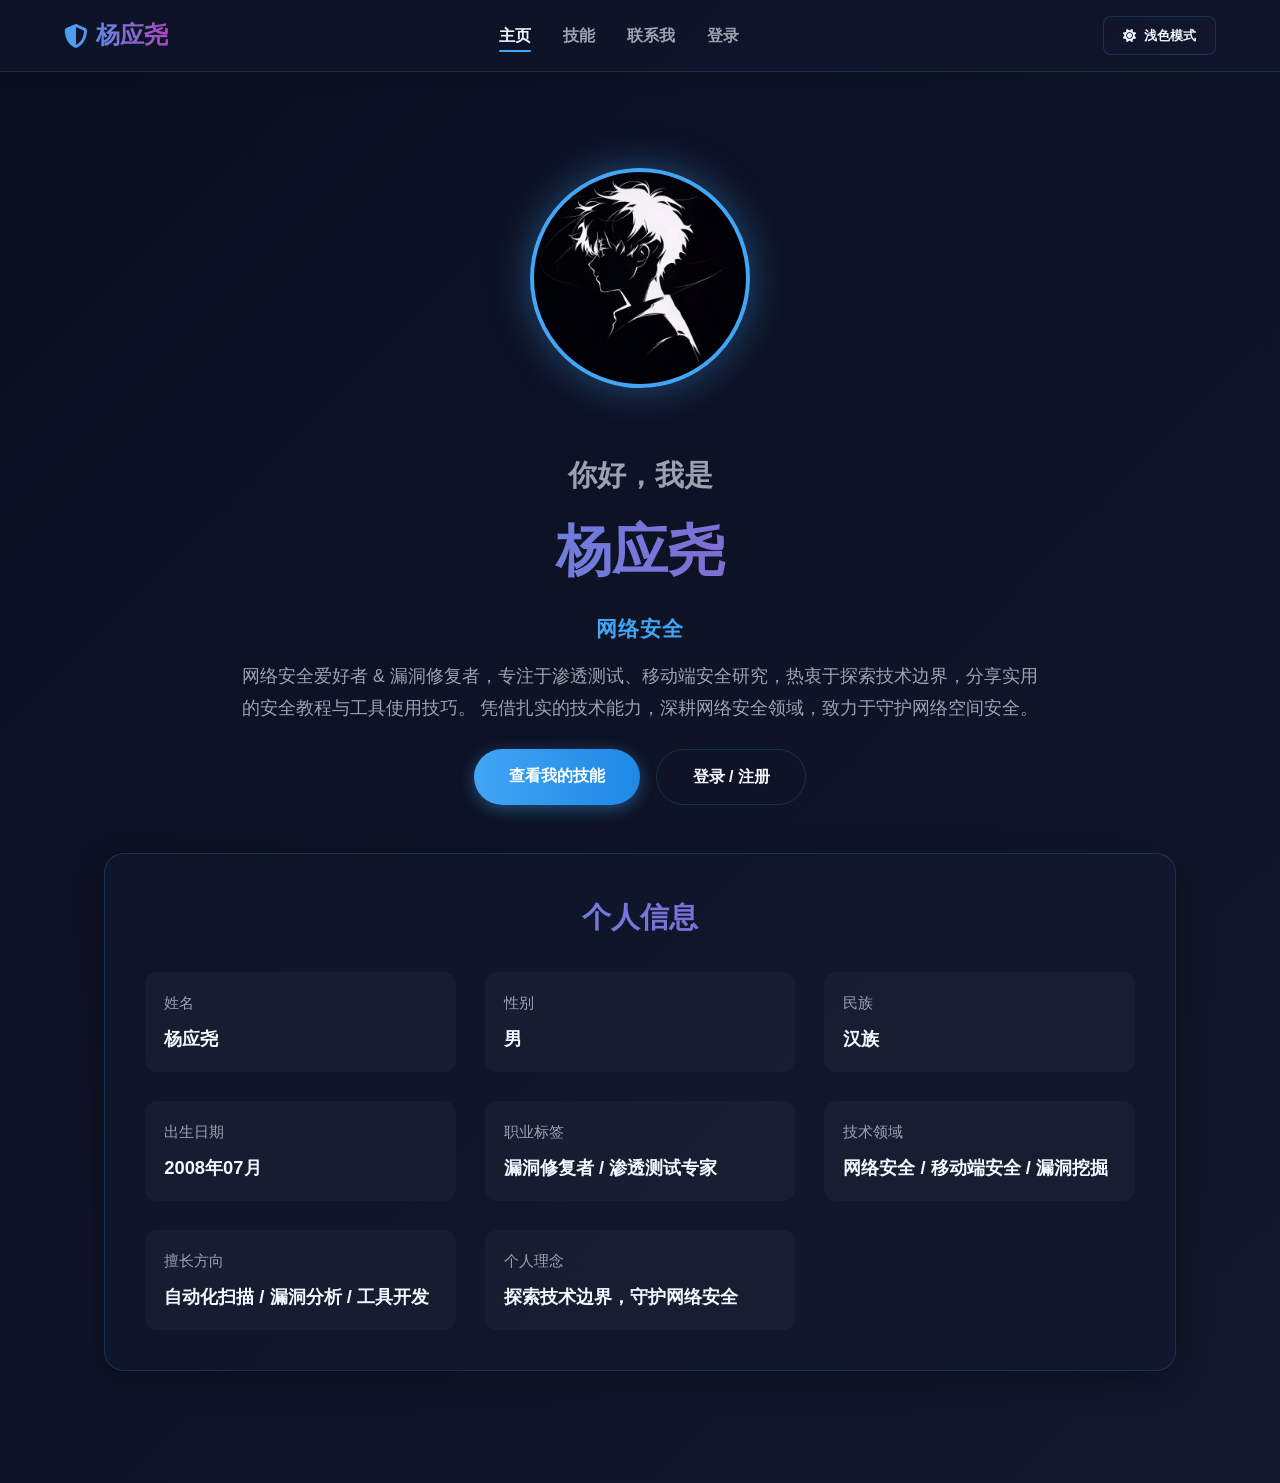
<file: index.html>
<!DOCTYPE html>
<html lang="zh-CN">
<head>
    <meta charset="UTF-8">
    <meta name="viewport" content="width=device-width, initial-scale=1.0">
    <meta name="description" content="杨应尧的个人网站 - 网络安全专家，专注于渗透测试、移动端安全研究和漏洞修复">
    <meta name="keywords" content="网络安全,渗透测试,漏洞修复,移动端安全,Python开发">
    <meta name="author" content="杨应尧">
    <meta name="theme-color" content="#0a0e1f">
    <link rel="icon" href="头像.jpg" type="image/jpeg">
    <link rel="canonical" href="https://yyy20080711-cloud.github.io/">
    
    <!-- Open Graph / 社交媒体分享 -->
    <meta property="og:title" content="杨应尧 | 网络安全专家">
    <meta property="og:description" content="网络安全爱好者 & 漏洞修复者，专注于渗透测试、移动端安全研究">
    <meta property="og:type" content="website">
    <meta property="og:url" content="https://yyy20080711-cloud.github.io/">
    <meta property="og:site_name" content="杨应尧">
    <meta property="og:locale" content="zh_CN">
    <meta property="og:image" content="https://yyy20080711-cloud.github.io/%E5%A4%B4%E5%83%8F.jpg">
    <meta name="twitter:card" content="summary">
    <meta name="twitter:title" content="杨应尧 | 网络安全专家">
    <meta name="twitter:description" content="网络安全爱好者 & 漏洞修复者，专注于渗透测试、移动端安全研究">
    <meta name="twitter:image" content="https://yyy20080711-cloud.github.io/%E5%A4%B4%E5%83%8F.jpg">
    
    <title>杨应尧 | 网络安全专家</title>
    
    <!-- 预加载关键资源 -->
    <link rel="preload" href="https://cdn.bootcdn.net/ajax/libs/font-awesome/6.4.0/css/all.min.css" as="style">
    <link rel="stylesheet" href="https://cdn.bootcdn.net/ajax/libs/font-awesome/6.4.0/css/all.min.css">
    <link rel="stylesheet" href="styles.css">
    
    <style>
        /* 主页专属样式 */
        .avatar-section {
            text-align: center;
            padding: 4rem 0 2rem;
            animation: slideUp 1s ease forwards;
            opacity: 0;
        }

        @keyframes slideUp {
            from { 
                transform: translateY(30px); 
                opacity: 0; 
            }
            to { 
                transform: translateY(0); 
                opacity: 1; 
            }
        }

        .avatar {
            width: 220px;
            height: 220px;
            border-radius: 50%;
            border: 4px solid var(--accent);
            box-shadow: 0 0 40px rgba(66, 165, 245, 0.4);
            background: url("头像.jpg") center/cover no-repeat;
            margin: 0 auto;
            transition: all 0.6s ease;
            animation: slowRotate 15s linear infinite;
        }

        .avatar:hover {
            transform: rotate(360deg) scale(1.05);
            box-shadow: 0 0 60px rgba(66, 165, 245, 0.6);
            animation-play-state: paused;
        }

        @keyframes slowRotate {
            from { transform: rotate(0deg); }
            to { transform: rotate(360deg); }
        }

        .profile-title {
            text-align: center;
            margin: 2rem 0;
            animation: slideUp 1s ease 0.2s forwards;
            opacity: 0;
        }

        .greeting {
            font-size: 1.8rem;
            color: var(--text-secondary);
            margin-bottom: 0.5rem;
        }

        .name {
            font-size: 3.5rem;
            font-weight: 800;
            background: var(--gradient-text);
            -webkit-background-clip: text;
            -webkit-text-fill-color: transparent;
            background-clip: text;
            margin-bottom: 1rem;
        }

        .typing-text {
            font-size: 1.3rem;
            color: var(--accent);
            height: 1.6rem;
            font-weight: 600;
            letter-spacing: 1px;
        }

        .bio {
            font-size: 1.1rem;
            color: var(--text-secondary);
            max-width: 800px;
            margin: 1.5rem auto;
            line-height: 1.8;
        }

        .btn {
            display: inline-block;
            padding: 0.9rem 2.2rem;
            background: linear-gradient(90deg, var(--accent), var(--accent-dark));
            color: white;
            text-decoration: none;
            border-radius: 30px;
            font-weight: 600;
            font-size: 1rem;
            box-shadow: 0 4px 16px rgba(66, 165, 245, 0.4);
            transition: all 0.3s ease;
            position: relative;
            overflow: hidden;
        }

        .btn::before {
            content: "";
            position: absolute;
            top: 0;
            left: -100%;
            width: 100%;
            height: 100%;
            background: linear-gradient(90deg, transparent, rgba(255, 255, 255, 0.2), transparent);
            animation: btnShine 2s infinite;
        }

        @keyframes btnShine {
            to { left: 100%; }
        }

        .btn:hover {
            transform: translateY(-3px);
            box-shadow: 0 6px 20px rgba(66, 165, 245, 0.6);
        }

        .btn:focus {
            outline: 2px solid var(--accent-light);
            outline-offset: 2px;
        }

        .profile-actions {
            display: flex;
            justify-content: center;
            gap: 1rem;
            flex-wrap: wrap;
            margin-top: 0.5rem;
        }

        .btn-ghost {
            background: transparent;
            color: var(--text-primary);
            border: 1px solid var(--card-border);
            box-shadow: none;
        }

        .btn-ghost::before {
            display: none;
        }

        .btn-ghost:hover {
            border-color: var(--accent);
            box-shadow: 0 4px 16px rgba(66, 165, 245, 0.25);
        }

        .info-card {
            background: var(--card-bg);
            border: 1px solid var(--card-border);
            border-radius: 20px;
            padding: 2.5rem;
            margin: 3rem 0;
            box-shadow: var(--shadow);
            backdrop-filter: blur(12px);
            animation: slideUp 1s ease 0.4s forwards;
            opacity: 0;
        }

        .info-title {
            font-size: 1.8rem;
            text-align: center;
            margin-bottom: 2rem;
            background: var(--gradient-text);
            -webkit-background-clip: text;
            -webkit-text-fill-color: transparent;
            background-clip: text;
        }

        .info-grid {
            display: grid;
            grid-template-columns: repeat(auto-fit, minmax(280px, 1fr));
            gap: 1.8rem;
        }

        .info-item {
            display: flex;
            flex-direction: column;
            gap: 0.5rem;
            padding: 1.2rem;
            background: rgba(255, 255, 255, 0.03);
            border-radius: 12px;
            transition: all 0.3s ease;
        }

        .light-mode .info-item {
            background: rgba(255, 255, 255, 0.6);
            border: 1px solid rgba(30, 136, 229, 0.1);
        }

        .info-item:hover {
            transform: translateY(-5px);
            box-shadow: 0 4px 12px rgba(0, 0, 0, 0.15);
            background: rgba(255, 255, 255, 0.06);
        }

        .light-mode .info-item:hover {
            box-shadow: 0 4px 12px rgba(0, 0, 0, 0.08);
            background: rgba(30, 136, 229, 0.05);
        }

        .info-label {
            font-size: 0.95rem;
            color: var(--text-secondary);
            font-weight: 500;
        }

        .info-value {
            font-size: 1.15rem;
            color: var(--text-primary);
            font-weight: 600;
        }

        @media (max-width: 768px) {
            .name {
                font-size: 2.5rem;
            }
            .typing-text {
                font-size: 1.1rem;
            }
            .avatar {
                width: 180px;
                height: 180px;
            }
            .info-card {
                padding: 1.8rem;
            }
        }

        @media (max-width: 480px) {
            .name {
                font-size: 2rem;
            }
            .bio {
                font-size: 1rem;
                padding: 0 1rem;
            }
            .info-grid {
                grid-template-columns: 1fr;
            }
        }
    </style>
</head>
<body class="page-loading">
    <nav class="navbar" role="navigation" aria-label="主导航">
        <div class="logo">
            <i class="fas fa-shield-halved" aria-hidden="true"></i>
            <span>杨应尧</span>
        </div>
        <div class="nav-links">
            <a href="index.html" class="nav-link active" aria-current="page">主页</a>
            <a href="skills.html" class="nav-link">技能</a>
            <a href="contact.html" class="nav-link">联系我</a>
            <a href="auth.html" class="nav-link" id="authNavLink">登录</a>
            <div class="nav-auth" id="navAuth"></div>
        </div>
        <button class="mode-toggle" id="modeToggle" aria-label="切换主题模式">
            <i class="fas fa-sun" aria-hidden="true"></i>
            <span class="mode-text">浅色模式</span>
        </button>
    </nav>

    <button class="back-to-top" id="backToTop" aria-label="回到顶部">
        <i class="fas fa-arrow-up" aria-hidden="true"></i>
    </button>

    <main class="container">
        <section class="avatar-section" aria-label="个人头像">
            <div class="avatar" role="img" aria-label="杨应尧的头像"></div>
        </section>

        <section class="profile-title" aria-label="个人介绍">
            <h1 class="greeting">你好，我是</h1>
            <h2 class="name">杨应尧</h2>
            <div class="typing-text" id="typing" aria-live="polite"></div>
            <p class="bio">
                网络安全爱好者 & 漏洞修复者，专注于渗透测试、移动端安全研究，热衷于探索技术边界，分享实用的安全教程与工具使用技巧。
                凭借扎实的技术能力，深耕网络安全领域，致力于守护网络空间安全。
            </p>
            <div class="profile-actions">
                <a href="skills.html" class="btn">查看我的技能</a>
                <a href="auth.html" class="btn btn-ghost">登录 / 注册</a>
            </div>
        </section>

        <section class="info-card" aria-label="个人信息">
            <h3 class="info-title">个人信息</h3>
            <div class="info-grid">
                <div class="info-item">
                    <span class="info-label">姓名</span>
                    <span class="info-value">杨应尧</span>
                </div>
                <div class="info-item">
                    <span class="info-label">性别</span>
                    <span class="info-value">男</span>
                </div>
                <div class="info-item">
                    <span class="info-label">民族</span>
                    <span class="info-value">汉族</span>
                </div>
                <div class="info-item">
                    <span class="info-label">出生日期</span>
                    <span class="info-value">2008年07月</span>
                </div>
                <div class="info-item">
                    <span class="info-label">职业标签</span>
                    <span class="info-value">漏洞修复者 / 渗透测试专家</span>
                </div>
                <div class="info-item">
                    <span class="info-label">技术领域</span>
                    <span class="info-value">网络安全 / 移动端安全 / 漏洞挖掘</span>
                </div>
                <div class="info-item">
                    <span class="info-label">擅长方向</span>
                    <span class="info-value">自动化扫描 / 漏洞分析 / 工具开发</span>
                </div>
                <div class="info-item">
                    <span class="info-label">个人理念</span>
                    <span class="info-value">探索技术边界，守护网络安全</span>
                </div>
            </div>
        </section>
    </main>

    <script src="auth.js"></script>
    <script src="scripts.js"></script>
    <script>
        // 打字机效果
        (function() {
            'use strict';
            
            const typingElement = document.getElementById('typing');
            if (!typingElement) return;

            const phrases = [
                "网络安全爱好者 & 漏洞修复者",
                "渗透测试专家 & 移动端安全研究员",
                "Python安全工具开发者",
                "探索技术边界的极客"
            ];
            
            let phraseIndex = 0;
            let charIndex = 0;
            let isDeleting = false;
            let typingSpeed = 120;
            const deletingSpeed = 60;

            function type() {
                const currentPhrase = phrases[phraseIndex];
                
                if (isDeleting) {
                    typingElement.textContent = currentPhrase.substring(0, charIndex - 1);
                    charIndex--;
                    typingSpeed = deletingSpeed;
                } else {
                    typingElement.textContent = currentPhrase.substring(0, charIndex + 1);
                    charIndex++;
                    typingSpeed = 120;
                }

                if (!isDeleting && charIndex === currentPhrase.length) {
                    typingSpeed = 2000;
                    setTimeout(() => { isDeleting = true; }, 2000);
                } else if (isDeleting && charIndex === 0) {
                    isDeleting = false;
                    phraseIndex = (phraseIndex + 1) % phrases.length;
                    typingSpeed = 500;
                }

                setTimeout(type, typingSpeed);
            }

            setTimeout(type, 1000);
        })();
    </script>
</body>
</html>
</file>
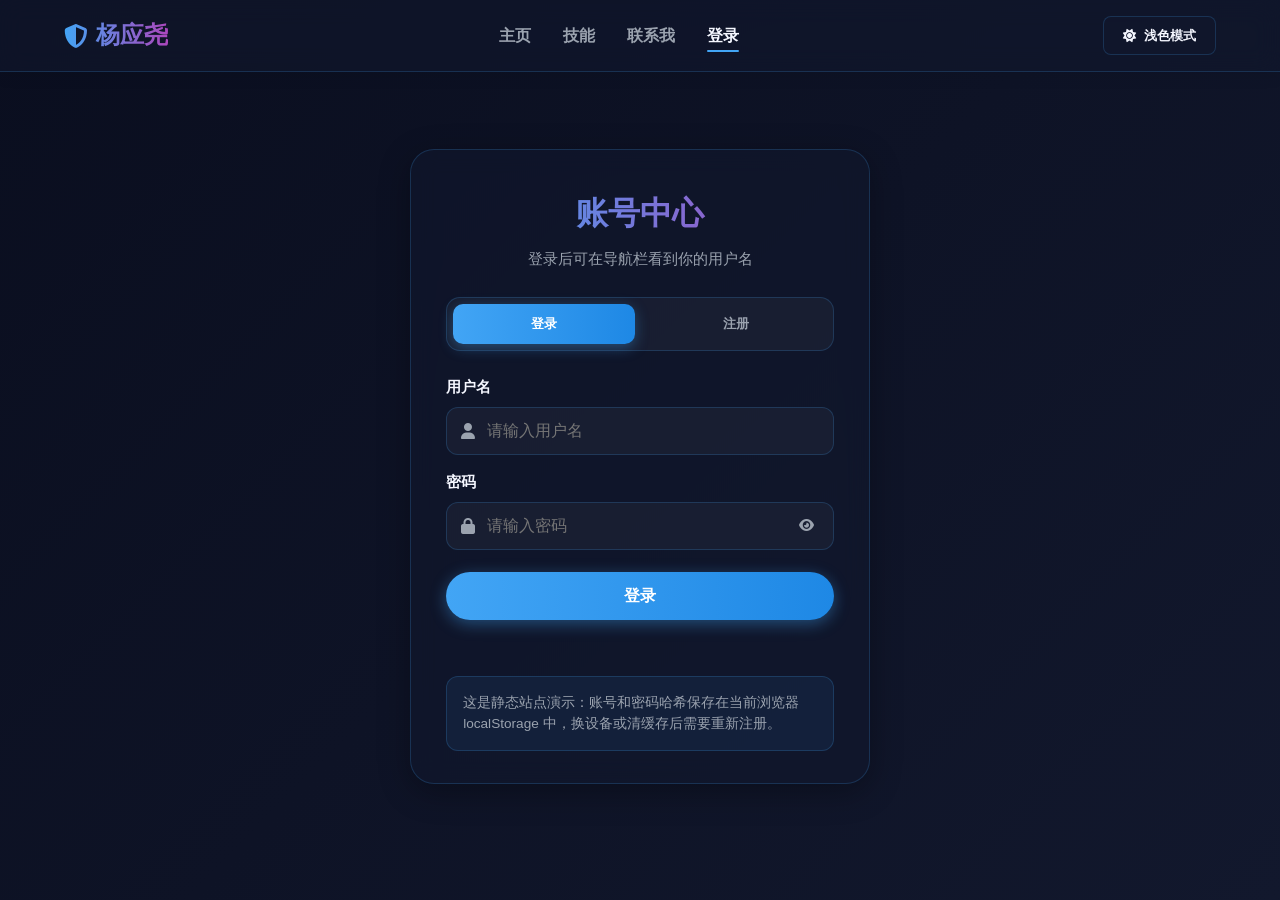
<file: auth.html>
<!DOCTYPE html>
<html lang="zh-CN">
<head>
    <meta charset="UTF-8">
    <meta name="viewport" content="width=device-width, initial-scale=1.0">
    <meta name="description" content="登录或注册杨应尧个人网站账号，账号数据保存在本机浏览器中">
    <meta name="keywords" content="登录,注册,网络安全">
    <meta name="author" content="杨应尧">
    <meta name="theme-color" content="#0a0e1f">
    <link rel="icon" href="头像.jpg" type="image/jpeg">
    <link rel="canonical" href="https://yyy20080711-cloud.github.io/auth.html">

    <meta property="og:title" content="登录注册 | 杨应尧">
    <meta property="og:description" content="登录或注册账号，体验静态站点本地鉴权">
    <meta property="og:type" content="website">
    <meta property="og:url" content="https://yyy20080711-cloud.github.io/auth.html">
    <meta property="og:site_name" content="杨应尧">
    <meta property="og:locale" content="zh_CN">
    <meta property="og:image" content="https://yyy20080711-cloud.github.io/%E5%A4%B4%E5%83%8F.jpg">
    <meta name="twitter:card" content="summary">
    <meta name="twitter:title" content="登录注册 | 杨应尧">
    <meta name="twitter:description" content="登录或注册账号，体验静态站点本地鉴权">
    <meta name="twitter:image" content="https://yyy20080711-cloud.github.io/%E5%A4%B4%E5%83%8F.jpg">

    <title>登录注册 | 杨应尧</title>

    <link rel="preload" href="https://cdn.bootcdn.net/ajax/libs/font-awesome/6.4.0/css/all.min.css" as="style">
    <link rel="stylesheet" href="https://cdn.bootcdn.net/ajax/libs/font-awesome/6.4.0/css/all.min.css">
    <link rel="stylesheet" href="styles.css">

    <style>
        .auth-page {
            min-height: calc(100vh - 80px);
            display: flex;
            align-items: center;
            justify-content: center;
        }

        .auth-card {
            width: 100%;
            max-width: 460px;
            background: var(--card-bg);
            border: 1px solid var(--card-border);
            border-radius: 24px;
            padding: 2.4rem 2.2rem 2rem;
            box-shadow: var(--shadow);
            backdrop-filter: blur(12px);
            animation: popIn 0.8s ease forwards;
        }

        @keyframes popIn {
            from { transform: translateY(16px); opacity: 0; }
            to { transform: translateY(0); opacity: 1; }
        }

        .auth-title {
            text-align: center;
            font-size: 2rem;
            margin-bottom: 0.5rem;
            background: var(--gradient-text);
            -webkit-background-clip: text;
            -webkit-text-fill-color: transparent;
            background-clip: text;
        }

        .auth-subtitle {
            text-align: center;
            color: var(--text-secondary);
            font-size: 0.95rem;
            margin-bottom: 1.6rem;
            line-height: 1.6;
        }

        .auth-tabs {
            display: grid;
            grid-template-columns: 1fr 1fr;
            gap: 0.6rem;
            background: rgba(255, 255, 255, 0.04);
            border: 1px solid var(--card-border);
            border-radius: 14px;
            padding: 0.35rem;
            margin-bottom: 1.6rem;
        }

        .light-mode .auth-tabs {
            background: rgba(30, 136, 229, 0.06);
        }

        .auth-tab {
            border: none;
            background: transparent;
            color: var(--text-secondary);
            padding: 0.7rem 0;
            border-radius: 10px;
            font-weight: 700;
            cursor: pointer;
            transition: all 0.25s ease;
        }

        .auth-tab.active {
            background: linear-gradient(90deg, var(--accent), var(--accent-dark));
            color: #fff;
            box-shadow: 0 4px 14px rgba(66, 165, 245, 0.35);
        }

        .auth-form {
            display: none;
        }

        .auth-form.active {
            display: block;
        }

        .form-group {
            margin-bottom: 1rem;
        }

        .form-group label {
            display: block;
            margin-bottom: 0.45rem;
            font-weight: 600;
            font-size: 0.92rem;
        }

        .input-wrap {
            position: relative;
        }

        .input-wrap i.prefix {
            position: absolute;
            left: 0.9rem;
            top: 50%;
            transform: translateY(-50%);
            color: var(--text-secondary);
        }

        .form-group input {
            width: 100%;
            height: 48px;
            border-radius: 12px;
            border: 1px solid var(--card-border);
            background: rgba(255, 255, 255, 0.04);
            color: var(--text-primary);
            padding: 0 2.6rem 0 2.5rem;
            font-size: 1rem;
            outline: none;
            transition: border-color 0.2s ease, box-shadow 0.2s ease;
        }

        .light-mode .form-group input {
            background: rgba(255, 255, 255, 0.9);
        }

        .form-group input:focus {
            border-color: var(--accent);
            box-shadow: 0 0 0 3px rgba(66, 165, 245, 0.18);
        }

        .toggle-pass {
            position: absolute;
            right: 0.7rem;
            top: 50%;
            transform: translateY(-50%);
            border: none;
            background: transparent;
            color: var(--text-secondary);
            cursor: pointer;
            width: 32px;
            height: 32px;
        }

        .auth-submit {
            width: 100%;
            margin-top: 0.4rem;
            height: 48px;
            border: none;
            border-radius: 30px;
            background: linear-gradient(90deg, var(--accent), var(--accent-dark));
            color: #fff;
            font-weight: 700;
            font-size: 1rem;
            cursor: pointer;
            box-shadow: 0 4px 16px rgba(66, 165, 245, 0.4);
            transition: transform 0.2s ease, box-shadow 0.2s ease;
        }

        .auth-submit:hover {
            transform: translateY(-2px);
            box-shadow: 0 6px 20px rgba(66, 165, 245, 0.55);
        }

        .auth-submit:disabled {
            opacity: 0.7;
            cursor: wait;
            transform: none;
        }

        .auth-msg {
            min-height: 1.4rem;
            margin-top: 0.9rem;
            text-align: center;
            font-size: 0.92rem;
            font-weight: 600;
        }

        .auth-msg.error { color: #ef5350; }
        .auth-msg.success { color: #66bb6a; }

        .auth-note {
            margin-top: 1.2rem;
            padding: 0.9rem 1rem;
            border-radius: 12px;
            background: rgba(66, 165, 245, 0.08);
            border: 1px solid var(--card-border);
            color: var(--text-secondary);
            font-size: 0.85rem;
            line-height: 1.6;
        }

        .logged-panel {
            text-align: center;
            display: none;
        }

        .logged-panel.active {
            display: block;
        }

        .logged-avatar {
            width: 84px;
            height: 84px;
            margin: 0 auto 1rem;
            border-radius: 50%;
            border: 3px solid var(--accent);
            background: url("头像.jpg") center/cover no-repeat;
            box-shadow: 0 0 24px rgba(66, 165, 245, 0.35);
        }

        .logged-name {
            font-size: 1.4rem;
            font-weight: 800;
            margin-bottom: 0.4rem;
        }

        .logged-actions {
            display: flex;
            gap: 0.8rem;
            margin-top: 1.4rem;
        }

        .logged-actions a,
        .logged-actions button {
            flex: 1;
            height: 44px;
            border-radius: 12px;
            font-weight: 700;
            cursor: pointer;
            text-decoration: none;
            display: flex;
            align-items: center;
            justify-content: center;
        }

        .logged-actions a {
            background: linear-gradient(90deg, var(--accent), var(--accent-dark));
            color: #fff;
        }

        .logged-actions button {
            border: 1px solid var(--card-border);
            background: transparent;
            color: var(--text-primary);
        }

        @media (max-width: 480px) {
            .auth-card {
                padding: 1.6rem 1.2rem;
            }
            .auth-title {
                font-size: 1.6rem;
            }
        }
    </style>
</head>
<body class="page-loading" data-page="auth">
    <nav class="navbar" role="navigation" aria-label="主导航">
        <div class="logo">
            <i class="fas fa-shield-halved" aria-hidden="true"></i>
            <span>杨应尧</span>
        </div>
        <div class="nav-links">
            <a href="index.html" class="nav-link">主页</a>
            <a href="skills.html" class="nav-link">技能</a>
            <a href="contact.html" class="nav-link">联系我</a>
            <a href="auth.html" class="nav-link active" id="authNavLink" aria-current="page">登录</a>
            <div class="nav-auth" id="navAuth"></div>
        </div>
        <button class="mode-toggle" id="modeToggle" aria-label="切换主题模式">
            <i class="fas fa-sun" aria-hidden="true"></i>
            <span class="mode-text">浅色模式</span>
        </button>
    </nav>

    <button class="back-to-top" id="backToTop" aria-label="回到顶部">
        <i class="fas fa-arrow-up" aria-hidden="true"></i>
    </button>

    <main class="container auth-page">
        <section class="auth-card" aria-label="登录注册">
            <div id="guestPanel">
                <h1 class="auth-title">账号中心</h1>
                <p class="auth-subtitle">登录后可在导航栏看到你的用户名</p>

                <div class="auth-tabs" role="tablist">
                    <button type="button" class="auth-tab active" id="tabLogin" role="tab" aria-selected="true">登录</button>
                    <button type="button" class="auth-tab" id="tabRegister" role="tab" aria-selected="false">注册</button>
                </div>

                <form class="auth-form active" id="loginForm" autocomplete="on">
                    <div class="form-group">
                        <label for="loginUsername">用户名</label>
                        <div class="input-wrap">
                            <i class="fas fa-user prefix" aria-hidden="true"></i>
                            <input id="loginUsername" name="username" type="text" maxlength="20" required placeholder="请输入用户名">
                        </div>
                    </div>
                    <div class="form-group">
                        <label for="loginPassword">密码</label>
                        <div class="input-wrap">
                            <i class="fas fa-lock prefix" aria-hidden="true"></i>
                            <input id="loginPassword" name="password" type="password" maxlength="64" required placeholder="请输入密码">
                            <button type="button" class="toggle-pass" data-target="loginPassword" aria-label="显示密码">
                                <i class="fas fa-eye" aria-hidden="true"></i>
                            </button>
                        </div>
                    </div>
                    <button type="submit" class="auth-submit" id="loginBtn">登录</button>
                </form>

                <form class="auth-form" id="registerForm" autocomplete="on">
                    <div class="form-group">
                        <label for="regUsername">用户名</label>
                        <div class="input-wrap">
                            <i class="fas fa-user prefix" aria-hidden="true"></i>
                            <input id="regUsername" name="username" type="text" maxlength="20" required placeholder="3-20 个字符">
                        </div>
                    </div>
                    <div class="form-group">
                        <label for="regPassword">密码</label>
                        <div class="input-wrap">
                            <i class="fas fa-lock prefix" aria-hidden="true"></i>
                            <input id="regPassword" name="password" type="password" maxlength="64" required placeholder="至少 6 位">
                            <button type="button" class="toggle-pass" data-target="regPassword" aria-label="显示密码">
                                <i class="fas fa-eye" aria-hidden="true"></i>
                            </button>
                        </div>
                    </div>
                    <div class="form-group">
                        <label for="regConfirm">确认密码</label>
                        <div class="input-wrap">
                            <i class="fas fa-shield-halved prefix" aria-hidden="true"></i>
                            <input id="regConfirm" name="confirm" type="password" maxlength="64" required placeholder="再次输入密码">
                            <button type="button" class="toggle-pass" data-target="regConfirm" aria-label="显示密码">
                                <i class="fas fa-eye" aria-hidden="true"></i>
                            </button>
                        </div>
                    </div>
                    <button type="submit" class="auth-submit" id="registerBtn">注册并登录</button>
                </form>

                <p class="auth-msg" id="authMsg" role="status"></p>
                <p class="auth-note">这是静态站点演示：账号和密码哈希保存在当前浏览器 localStorage 中，换设备或清缓存后需要重新注册。</p>
            </div>

            <div class="logged-panel" id="loggedPanel">
                <div class="logged-avatar" role="img" aria-label="已登录头像"></div>
                <h1 class="auth-title">欢迎回来</h1>
                <p class="logged-name" id="loggedName"></p>
                <p class="auth-subtitle">你已登录，可以返回主页继续浏览</p>
                <div class="logged-actions">
                    <a href="index.html">返回主页</a>
                    <button type="button" id="pageLogoutBtn">退出登录</button>
                </div>
            </div>
        </section>
    </main>

    <script src="auth.js"></script>
    <script src="scripts.js"></script>
    <script>
        (function () {
            var tabLogin = document.getElementById('tabLogin');
            var tabRegister = document.getElementById('tabRegister');
            var loginForm = document.getElementById('loginForm');
            var registerForm = document.getElementById('registerForm');
            var msg = document.getElementById('authMsg');
            var guestPanel = document.getElementById('guestPanel');
            var loggedPanel = document.getElementById('loggedPanel');

            function showMsg(text, type) {
                msg.textContent = text || '';
                msg.className = 'auth-msg' + (type ? ' ' + type : '');
            }

            function switchTab(mode) {
                var isLogin = mode === 'login';
                tabLogin.classList.toggle('active', isLogin);
                tabRegister.classList.toggle('active', !isLogin);
                tabLogin.setAttribute('aria-selected', String(isLogin));
                tabRegister.setAttribute('aria-selected', String(!isLogin));
                loginForm.classList.toggle('active', isLogin);
                registerForm.classList.toggle('active', !isLogin);
                showMsg('', '');
            }

            function renderPage() {
                var session = window.SiteAuth.getSession();
                if (session && session.username) {
                    guestPanel.style.display = 'none';
                    loggedPanel.classList.add('active');
                    document.getElementById('loggedName').textContent = session.username;
                } else {
                    guestPanel.style.display = 'block';
                    loggedPanel.classList.remove('active');
                }
            }

            tabLogin.addEventListener('click', function () { switchTab('login'); });
            tabRegister.addEventListener('click', function () { switchTab('register'); });

            document.querySelectorAll('.toggle-pass').forEach(function (btn) {
                btn.addEventListener('click', function () {
                    var input = document.getElementById(btn.getAttribute('data-target'));
                    if (!input) return;
                    var hidden = input.type === 'password';
                    input.type = hidden ? 'text' : 'password';
                    btn.querySelector('i').className = hidden ? 'fas fa-eye-slash' : 'fas fa-eye';
                });
            });

            loginForm.addEventListener('submit', function (e) {
                e.preventDefault();
                var btn = document.getElementById('loginBtn');
                btn.disabled = true;
                window.SiteAuth.login(
                    document.getElementById('loginUsername').value.trim(),
                    document.getElementById('loginPassword').value
                ).then(function (res) {
                    showMsg(res.message, res.ok ? 'success' : 'error');
                    if (res.ok) {
                        window.SiteAuth.renderNav();
                        setTimeout(function () { window.location.href = 'index.html'; }, 600);
                    }
                }).finally(function () {
                    btn.disabled = false;
                });
            });

            registerForm.addEventListener('submit', function (e) {
                e.preventDefault();
                var btn = document.getElementById('registerBtn');
                btn.disabled = true;
                window.SiteAuth.register(
                    document.getElementById('regUsername').value.trim(),
                    document.getElementById('regPassword').value,
                    document.getElementById('regConfirm').value
                ).then(function (res) {
                    showMsg(res.message, res.ok ? 'success' : 'error');
                    if (res.ok) {
                        window.SiteAuth.renderNav();
                        setTimeout(function () { window.location.href = 'index.html'; }, 700);
                    }
                }).finally(function () {
                    btn.disabled = false;
                });
            });

            document.getElementById('pageLogoutBtn').addEventListener('click', function () {
                window.SiteAuth.logout();
                window.SiteAuth.renderNav();
                renderPage();
                showMsg('已退出登录', 'success');
            });

            renderPage();
        })();
    </script>
</body>
</html>
</file>
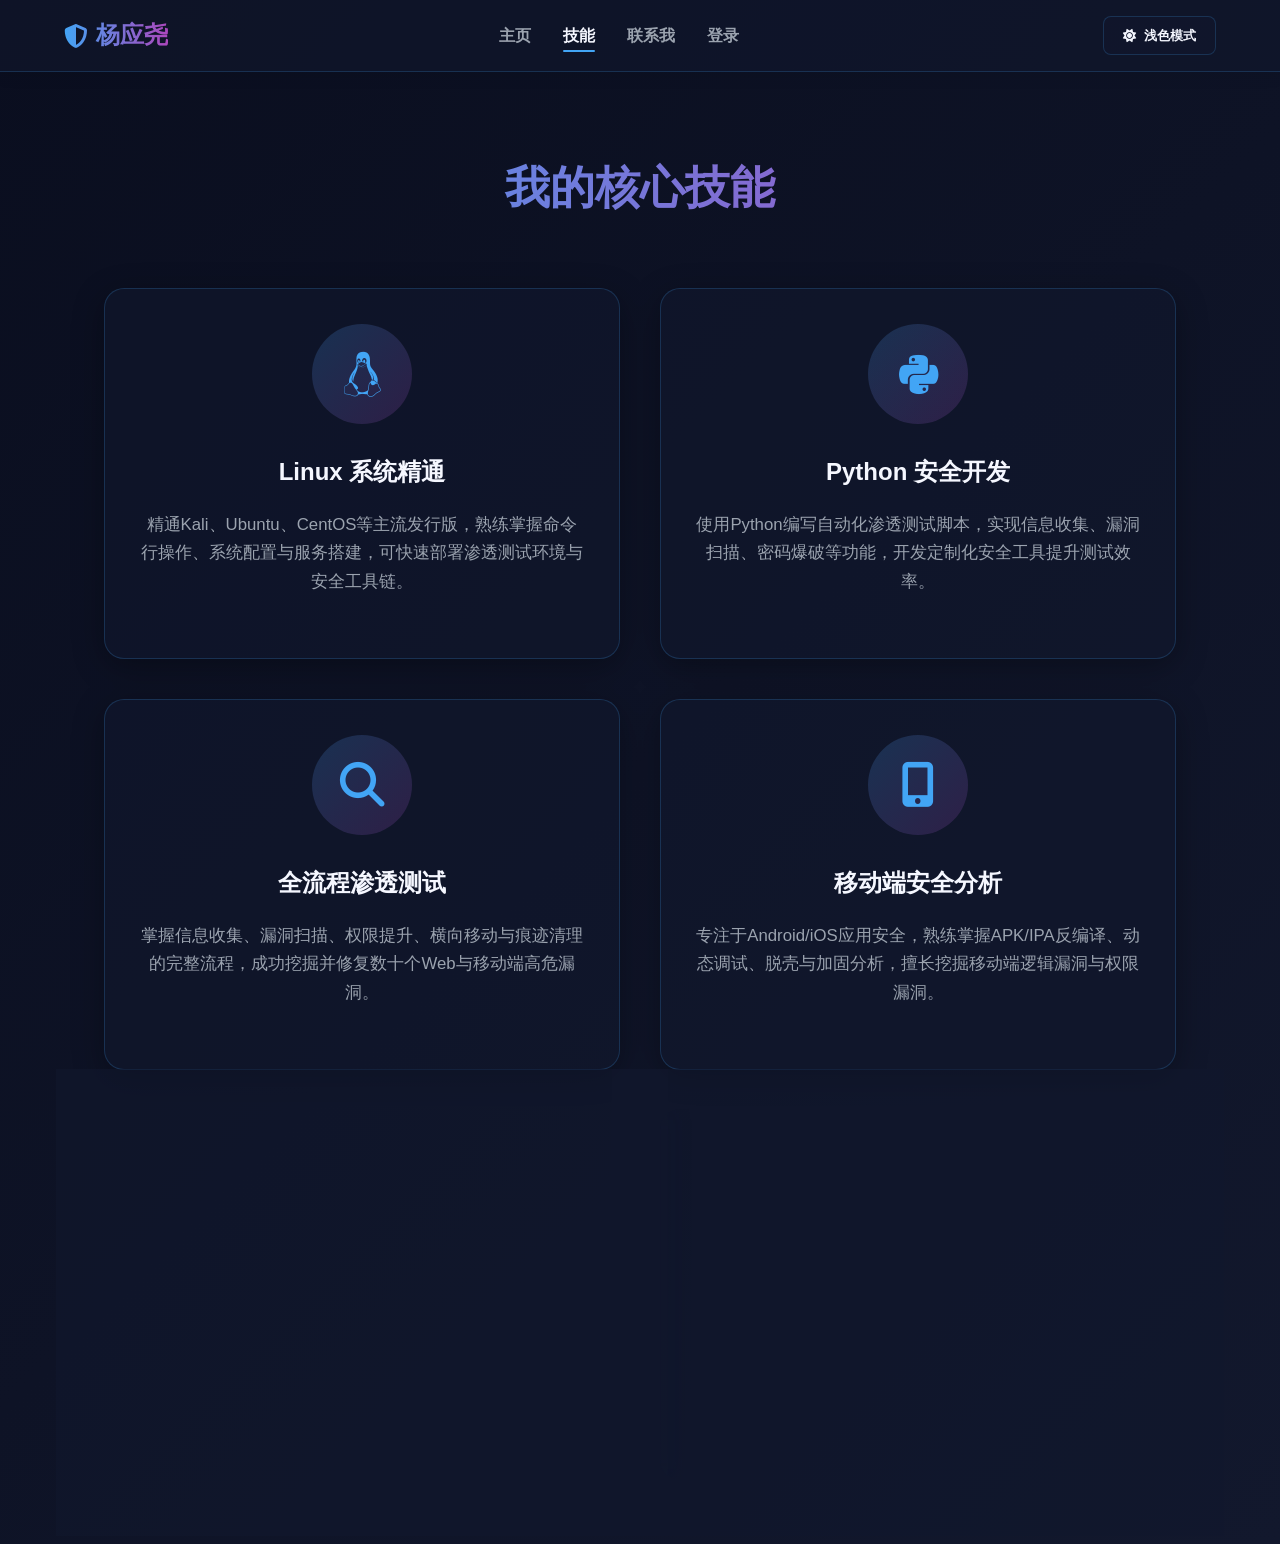
<file: skills.html>
<!DOCTYPE html>
<html lang="zh-CN">
<head>
    <meta charset="UTF-8">
    <meta name="viewport" content="width=device-width, initial-scale=1.0">
    <meta name="description" content="杨应尧的核心技能 - Linux系统、Python开发、渗透测试、移动端安全、Web安全、工具研发">
    <meta name="keywords" content="Linux,Python,渗透测试,移动端安全,Web安全,安全工具">
    <meta name="author" content="杨应尧">
    <meta name="theme-color" content="#0a0e1f">
    <link rel="icon" href="头像.jpg" type="image/jpeg">
    <link rel="canonical" href="https://yyy20080711-cloud.github.io/skills.html">
    
    <meta property="og:title" content="我的技能 | 杨应尧">
    <meta property="og:description" content="展示网络安全核心技能和专业能力">
    <meta property="og:type" content="website">
    <meta property="og:url" content="https://yyy20080711-cloud.github.io/skills.html">
    <meta property="og:site_name" content="杨应尧">
    <meta property="og:locale" content="zh_CN">
    <meta property="og:image" content="https://yyy20080711-cloud.github.io/%E5%A4%B4%E5%83%8F.jpg">
    <meta name="twitter:card" content="summary">
    <meta name="twitter:title" content="我的技能 | 杨应尧">
    <meta name="twitter:description" content="展示网络安全核心技能和专业能力">
    <meta name="twitter:image" content="https://yyy20080711-cloud.github.io/%E5%A4%B4%E5%83%8F.jpg">
    
    <title>我的技能 | 杨应尧</title>
    
    <link rel="preload" href="https://cdn.bootcdn.net/ajax/libs/font-awesome/6.4.0/css/all.min.css" as="style">
    <link rel="stylesheet" href="https://cdn.bootcdn.net/ajax/libs/font-awesome/6.4.0/css/all.min.css">
    <link rel="stylesheet" href="styles.css">
    
    <style>
        /* 技能页专属样式 */
        .container {
            max-width: 1200px;
        }

        .section-title {
            text-align: center;
            font-size: 2.8rem;
            background: var(--gradient-text);
            -webkit-background-clip: text;
            -webkit-text-fill-color: transparent;
            background-clip: text;
            margin: 3rem 0 4rem;
            animation: slideDown 1s ease forwards;
            opacity: 0;
        }

        @keyframes slideDown {
            from { 
                transform: translateY(-30px); 
                opacity: 0; 
            }
            to { 
                transform: translateY(0); 
                opacity: 1; 
            }
        }

        .skills-grid {
            display: grid;
            grid-template-columns: repeat(auto-fit, minmax(340px, 1fr));
            gap: 2.5rem;
        }

        .skill-card {
            background: var(--card-bg);
            border: 1px solid var(--card-border);
            border-radius: 20px;
            padding: 2.2rem;
            box-shadow: var(--shadow);
            backdrop-filter: blur(12px);
            text-align: center;
            transition: all 0.5s ease;
            cursor: pointer;
            animation: popIn 1s ease forwards;
            opacity: 0;
        }

        .skill-card:nth-child(1) { animation-delay: 0.2s; }
        .skill-card:nth-child(2) { animation-delay: 0.4s; }
        .skill-card:nth-child(3) { animation-delay: 0.6s; }
        .skill-card:nth-child(4) { animation-delay: 0.8s; }
        .skill-card:nth-child(5) { animation-delay: 1s; }
        .skill-card:nth-child(6) { animation-delay: 1.2s; }

        @keyframes popIn {
            0% { 
                transform: scale(0.8); 
                opacity: 0; 
            }
            70% { transform: scale(1.05); }
            100% { 
                transform: scale(1); 
                opacity: 1; 
            }
        }

        .skill-card:hover {
            transform: translateY(-10px);
            box-shadow: 0 12px 32px rgba(66, 165, 245, 0.2);
        }

        .light-mode .skill-card:hover {
            box-shadow: 0 12px 32px rgba(30, 136, 229, 0.15);
        }

        .skill-card.clicked {
            border-color: var(--accent);
            box-shadow: 0 0 25px rgba(66, 165, 245, 0.4);
        }

        .skill-icon {
            width: 100px;
            height: 100px;
            margin: 0 auto 1.8rem;
            border-radius: 50%;
            background: linear-gradient(135deg, rgba(66, 165, 245, 0.2), rgba(171, 71, 188, 0.2));
            display: flex;
            align-items: center;
            justify-content: center;
            font-size: 2.8rem;
            color: var(--accent);
            transition: all 0.4s ease;
        }

        .skill-icon.active {
            animation: scaleRotate 0.8s ease forwards;
            background: linear-gradient(135deg, var(--accent), #ab47bc);
            color: white;
        }

        @keyframes scaleRotate {
            0% { transform: scale(1) rotate(0deg); }
            50% { transform: scale(1.2) rotate(15deg); }
            100% { transform: scale(1) rotate(0deg); }
        }

        .skill-title {
            font-size: 1.5rem;
            font-weight: 700;
            margin-bottom: 1.2rem;
            color: var(--text-primary);
            transition: all 0.3s ease;
        }

        .skill-title.gradient {
            background: var(--gradient-text);
            -webkit-background-clip: text;
            -webkit-text-fill-color: transparent;
            background-clip: text;
            animation: gradientShift 3s ease infinite;
        }

        @keyframes gradientShift {
            0% { background-position: 0% 50%; }
            50% { background-position: 100% 50%; }
            100% { background-position: 0% 50%; }
        }

        .skill-desc {
            color: var(--text-secondary);
            font-size: 1.05rem;
            line-height: 1.7;
            min-height: 7rem;
            transition: all 0.3s ease;
        }

        @media (max-width: 768px) {
            .skills-grid {
                grid-template-columns: repeat(auto-fit, minmax(280px, 1fr));
                gap: 1.8rem;
            }
            .section-title {
                font-size: 2.2rem;
            }
            .skill-card {
                padding: 1.8rem;
            }
            .skill-icon {
                width: 80px;
                height: 80px;
                font-size: 2.2rem;
            }
        }

        @media (max-width: 480px) {
            .section-title {
                font-size: 1.8rem;
                margin: 2rem 0 3rem;
            }
            .skills-grid {
                grid-template-columns: 1fr;
            }
        }
    </style>
</head>
<body class="page-loading">
    <nav class="navbar" role="navigation" aria-label="主导航">
        <div class="logo">
            <i class="fas fa-shield-halved" aria-hidden="true"></i>
            <span>杨应尧</span>
        </div>
        <div class="nav-links">
            <a href="index.html" class="nav-link">主页</a>
            <a href="skills.html" class="nav-link active" aria-current="page">技能</a>
            <a href="contact.html" class="nav-link">联系我</a>
            <a href="auth.html" class="nav-link" id="authNavLink">登录</a>
            <div class="nav-auth" id="navAuth"></div>
        </div>
        <button class="mode-toggle" id="modeToggle" aria-label="切换主题模式">
            <i class="fas fa-sun" aria-hidden="true"></i>
            <span class="mode-text">浅色模式</span>
        </button>
    </nav>

    <button class="back-to-top" id="backToTop" aria-label="回到顶部">
        <i class="fas fa-arrow-up" aria-hidden="true"></i>
    </button>

    <main class="container">
        <h2 class="section-title">我的核心技能</h2>
        <div class="skills-grid" role="list">
            <article class="skill-card" role="listitem" tabindex="0" aria-label="Linux系统精通技能卡片">
                <div class="skill-icon linux-icon">
                    <i class="fab fa-linux" aria-hidden="true"></i>
                </div>
                <h3 class="skill-title">Linux 系统精通</h3>
                <p class="skill-desc">精通Kali、Ubuntu、CentOS等主流发行版，熟练掌握命令行操作、系统配置与服务搭建，可快速部署渗透测试环境与安全工具链。</p>
            </article>

            <article class="skill-card" role="listitem" tabindex="0" aria-label="Python安全开发技能卡片">
                <div class="skill-icon python-icon">
                    <i class="fab fa-python" aria-hidden="true"></i>
                </div>
                <h3 class="skill-title">Python 安全开发</h3>
                <p class="skill-desc">使用Python编写自动化渗透测试脚本，实现信息收集、漏洞扫描、密码爆破等功能，开发定制化安全工具提升测试效率。</p>
            </article>

            <article class="skill-card" role="listitem" tabindex="0" aria-label="全流程渗透测试技能卡片">
                <div class="skill-icon pentest-icon">
                    <i class="fas fa-search" aria-hidden="true"></i>
                </div>
                <h3 class="skill-title">全流程渗透测试</h3>
                <p class="skill-desc">掌握信息收集、漏洞扫描、权限提升、横向移动与痕迹清理的完整流程，成功挖掘并修复数十个Web与移动端高危漏洞。</p>
            </article>

            <article class="skill-card" role="listitem" tabindex="0" aria-label="移动端安全分析技能卡片">
                <div class="skill-icon mobile-icon">
                    <i class="fas fa-mobile-alt" aria-hidden="true"></i>
                </div>
                <h3 class="skill-title">移动端安全分析</h3>
                <p class="skill-desc">专注于Android/iOS应用安全，熟练掌握APK/IPA反编译、动态调试、脱壳与加固分析，擅长挖掘移动端逻辑漏洞与权限漏洞。</p>
            </article>

            <article class="skill-card" role="listitem" tabindex="0" aria-label="Web安全加固技能卡片">
                <div class="skill-icon web-icon">
                    <i class="fas fa-globe" aria-hidden="true"></i>
                </div>
                <h3 class="skill-title">Web 安全加固</h3>
                <p class="skill-desc">精通XSS、SQL注入、CSRF、SSRF等常见Web漏洞的原理与防御，提供从代码审计到服务器加固的完整安全解决方案。</p>
            </article>

            <article class="skill-card" role="listitem" tabindex="0" aria-label="安全工具研发技能卡片">
                <div class="skill-icon tool-icon">
                    <i class="fas fa-tools" aria-hidden="true"></i>
                </div>
                <h3 class="skill-title">安全工具研发</h3>
                <p class="skill-desc">开发多款开源安全工具，涵盖信息收集、漏洞检测与自动化利用，工具被业内广泛使用，提升安全测试的自动化与标准化水平。</p>
            </article>
        </div>
    </main>

    <script src="auth.js"></script>
    <script src="scripts.js"></script>
    <script>
        // 技能卡片交互
        (function() {
            'use strict';

            const skillCards = document.querySelectorAll('.skill-card');
            let globalTypeTimer = null;
            let globalResetTimer = null;
            let activeCard = null;

            function clearAllTimers() {
                if (globalTypeTimer) {
                    clearInterval(globalTypeTimer);
                    globalTypeTimer = null;
                }
                if (globalResetTimer) {
                    clearTimeout(globalResetTimer);
                    globalResetTimer = null;
                }
            }

            function resetCard(card) {
                const icon = card.querySelector('.skill-icon');
                const title = card.querySelector('.skill-title');
                const desc = card.querySelector('.skill-desc');
                icon.classList.remove('active');
                title.classList.remove('gradient');
                desc.textContent = desc.dataset.original || desc.textContent;
                card.classList.remove('clicked');
            }

            skillCards.forEach(card => {
                const icon = card.querySelector('.skill-icon');
                const title = card.querySelector('.skill-title');
                const desc = card.querySelector('.skill-desc');
                const originalDesc = desc.textContent;
                desc.dataset.original = originalDesc;

                function activateCard() {
                    clearAllTimers();

                    skillCards.forEach(otherCard => {
                        if (otherCard !== card) {
                            resetCard(otherCard);
                        }
                    });

                    activeCard = card;
                    icon.classList.add('active');
                    title.classList.add('gradient');
                    card.classList.add('clicked');
                    desc.textContent = '';

                    let charIndex = 0;
                    globalTypeTimer = setInterval(() => {
                        if (charIndex < originalDesc.length) {
                            desc.textContent += originalDesc[charIndex];
                            charIndex++;
                        } else {
                            clearInterval(globalTypeTimer);
                            globalTypeTimer = null;
                            globalResetTimer = setTimeout(() => {
                                if (activeCard === card) {
                                    icon.classList.remove('active');
                                    title.classList.remove('gradient');
                                }
                            }, 5000);
                        }
                    }, 60);
                }

                card.addEventListener('click', activateCard);
                card.addEventListener('keydown', (e) => {
                    if (e.key === 'Enter' || e.key === ' ') {
                        e.preventDefault();
                        activateCard();
                    }
                });
            });
        })();
    </script>
</body>
</html>
</file>
<file: styles.css>
/* ========== 全局样式变量 ========== */
:root {
    --bg-primary: #0a0e1f;
    --bg-secondary: #12182d;
    --text-primary: #f5f7ff;
    --text-secondary: #9ba3af;
    --accent: #42a5f5;
    --accent-light: #64b5f6;
    --accent-dark: #1e88e5;
    --card-bg: rgba(18, 24, 45, 0.6);
    --card-border: rgba(66, 165, 245, 0.2);
    --shadow: 0 8px 32px rgba(0, 0, 0, 0.3);
    --gradient-text: linear-gradient(90deg, var(--accent), #ab47bc);
    --gradient-bg: linear-gradient(135deg, var(--bg-primary), var(--bg-secondary));
    --hover-bg: rgba(255, 255, 255, 0.1);
}

.light-mode {
    --bg-primary: #f0f4ff;
    --bg-secondary: #e6eeff;
    --text-primary: #12182d;
    --text-secondary: #5e6573;
    --accent: #1e88e5;
    --accent-light: #42a5f5;
    --accent-dark: #0d47a1;
    --card-bg: rgba(255, 255, 255, 0.85);
    --card-border: rgba(30, 136, 229, 0.25);
    --shadow: 0 8px 32px rgba(0, 0, 0, 0.08);
    --hover-bg: rgba(30, 136, 229, 0.08);
}

/* ========== 基础重置 ========== */
* {
    margin: 0;
    padding: 0;
    box-sizing: border-box;
    scroll-behavior: smooth;
}

body {
    font-family: "Inter", "Segoe UI", Tahoma, sans-serif;
    background: var(--gradient-bg);
    color: var(--text-primary);
    min-height: 100vh;
    overflow-x: hidden;
    line-height: 1.6;
    transition: background-color 0.3s ease, color 0.3s ease;
}

/* 页面加载动画 */
.page-loading {
    opacity: 0;
    animation: fadeIn 1.2s ease forwards;
}

@keyframes fadeIn {
    from { opacity: 0; }
    to { opacity: 1; }
}

/* 回到顶部按钮 */
.back-to-top {
    position: fixed;
    bottom: 2rem;
    right: 2rem;
    width: 48px;
    height: 48px;
    background: var(--accent);
    color: white;
    border-radius: 50%;
    display: flex;
    align-items: center;
    justify-content: center;
    font-size: 1.2rem;
    box-shadow: var(--shadow);
    opacity: 0;
    visibility: hidden;
    transition: all 0.3s ease;
    cursor: pointer;
    z-index: 99;
    border: none;
}

.back-to-top.active {
    opacity: 1;
    visibility: visible;
}

.back-to-top:hover {
    background: var(--accent-dark);
    transform: translateY(-4px);
}

.back-to-top:focus {
    outline: 2px solid var(--accent-light);
    outline-offset: 2px;
}

/* ========== 导航栏样式 ========== */
.navbar {
    position: sticky;
    top: 0;
    z-index: 90;
    display: flex;
    justify-content: space-between;
    align-items: center;
    padding: 1rem 5%;
    background: var(--card-bg);
    backdrop-filter: blur(12px);
    border-bottom: 1px solid var(--card-border);
    box-shadow: 0 2px 16px rgba(0, 0, 0, 0.1);
    flex-wrap: wrap;
    gap: 1rem;
}

.logo {
    font-size: 1.5rem;
    font-weight: 700;
    background: var(--gradient-text);
    -webkit-background-clip: text;
    -webkit-text-fill-color: transparent;
    background-clip: text;
    display: flex;
    align-items: center;
    gap: 0.5rem;
}

.logo i {
    color: var(--accent);
}

.nav-links {
    display: flex;
    gap: 2rem;
    align-items: center;
}

.nav-auth {
    display: flex;
    align-items: center;
    gap: 0.8rem;
}

.nav-user {
    display: inline-flex;
    align-items: center;
    gap: 0.4rem;
    color: var(--text-primary);
    font-weight: 600;
    font-size: 0.95rem;
    max-width: 140px;
    overflow: hidden;
    text-overflow: ellipsis;
    white-space: nowrap;
}

.nav-user i {
    color: var(--accent);
}

.nav-logout {
    background: transparent;
    border: 1px solid var(--card-border);
    color: var(--text-primary);
    padding: 0.35rem 0.75rem;
    border-radius: 8px;
    font-weight: 600;
    cursor: pointer;
    transition: all 0.3s ease;
}

.nav-logout:hover {
    border-color: var(--accent);
    background: var(--hover-bg);
}

.nav-link {
    color: var(--text-secondary);
    text-decoration: none;
    font-weight: 600;
    font-size: 1rem;
    position: relative;
    transition: color 0.3s ease;
    white-space: nowrap;
}

.nav-link::after {
    content: "";
    position: absolute;
    bottom: -4px;
    left: 0;
    width: 0;
    height: 2px;
    background: var(--accent);
    border-radius: 2px;
    transition: width 0.3s ease;
}

.nav-link:hover,
.nav-link.active {
    color: var(--text-primary);
}

.nav-link:hover::after,
.nav-link.active::after {
    width: 100%;
}

.mode-toggle {
    background: var(--card-bg);
    border: 1px solid var(--card-border);
    color: var(--text-primary);
    padding: 0.6rem 1.2rem;
    border-radius: 8px;
    font-weight: 600;
    cursor: pointer;
    display: flex;
    align-items: center;
    gap: 0.5rem;
    transition: all 0.3s ease;
    white-space: nowrap;
}

.mode-toggle:hover {
    background: var(--hover-bg);
    border-color: var(--accent);
    box-shadow: 0 0 12px rgba(66, 165, 245, 0.15);
}

.mode-toggle:focus {
    outline: 2px solid var(--accent-light);
    outline-offset: 2px;
}

.light-mode .mode-toggle:hover {
    background: rgba(30, 136, 229, 0.08);
    box-shadow: 0 0 12px rgba(30, 136, 229, 0.1);
}

/* ========== 通用容器 ========== */
.container {
    max-width: 1200px;
    margin: 0 auto;
    padding: 2rem 5% 4rem;
}

/* ========== 响应式适配 ========== */
@media (max-width: 768px) {
    .nav-links {
        gap: 1rem;
        font-size: 0.9rem;
    }
    
    .mode-toggle .mode-text {
        display: none;
    }
    
    .mode-toggle {
        padding: 0.6rem;
    }
    
    .mode-toggle i {
        margin-right: 0;
    }
}

@media (max-width: 480px) {
    .navbar {
        flex-direction: column;
        gap: 1rem;
        padding: 1rem 3%;
    }
    
    .nav-links {
        width: 100%;
        justify-content: center;
        gap: 1.5rem;
    }
    
    .mode-toggle {
        width: 100%;
        justify-content: center;
    }
    
    .mode-toggle .mode-text {
        display: inline;
    }
    
    .back-to-top {
        width: 40px;
        height: 40px;
        bottom: 1rem;
        right: 1rem;
    }
}
</file>
